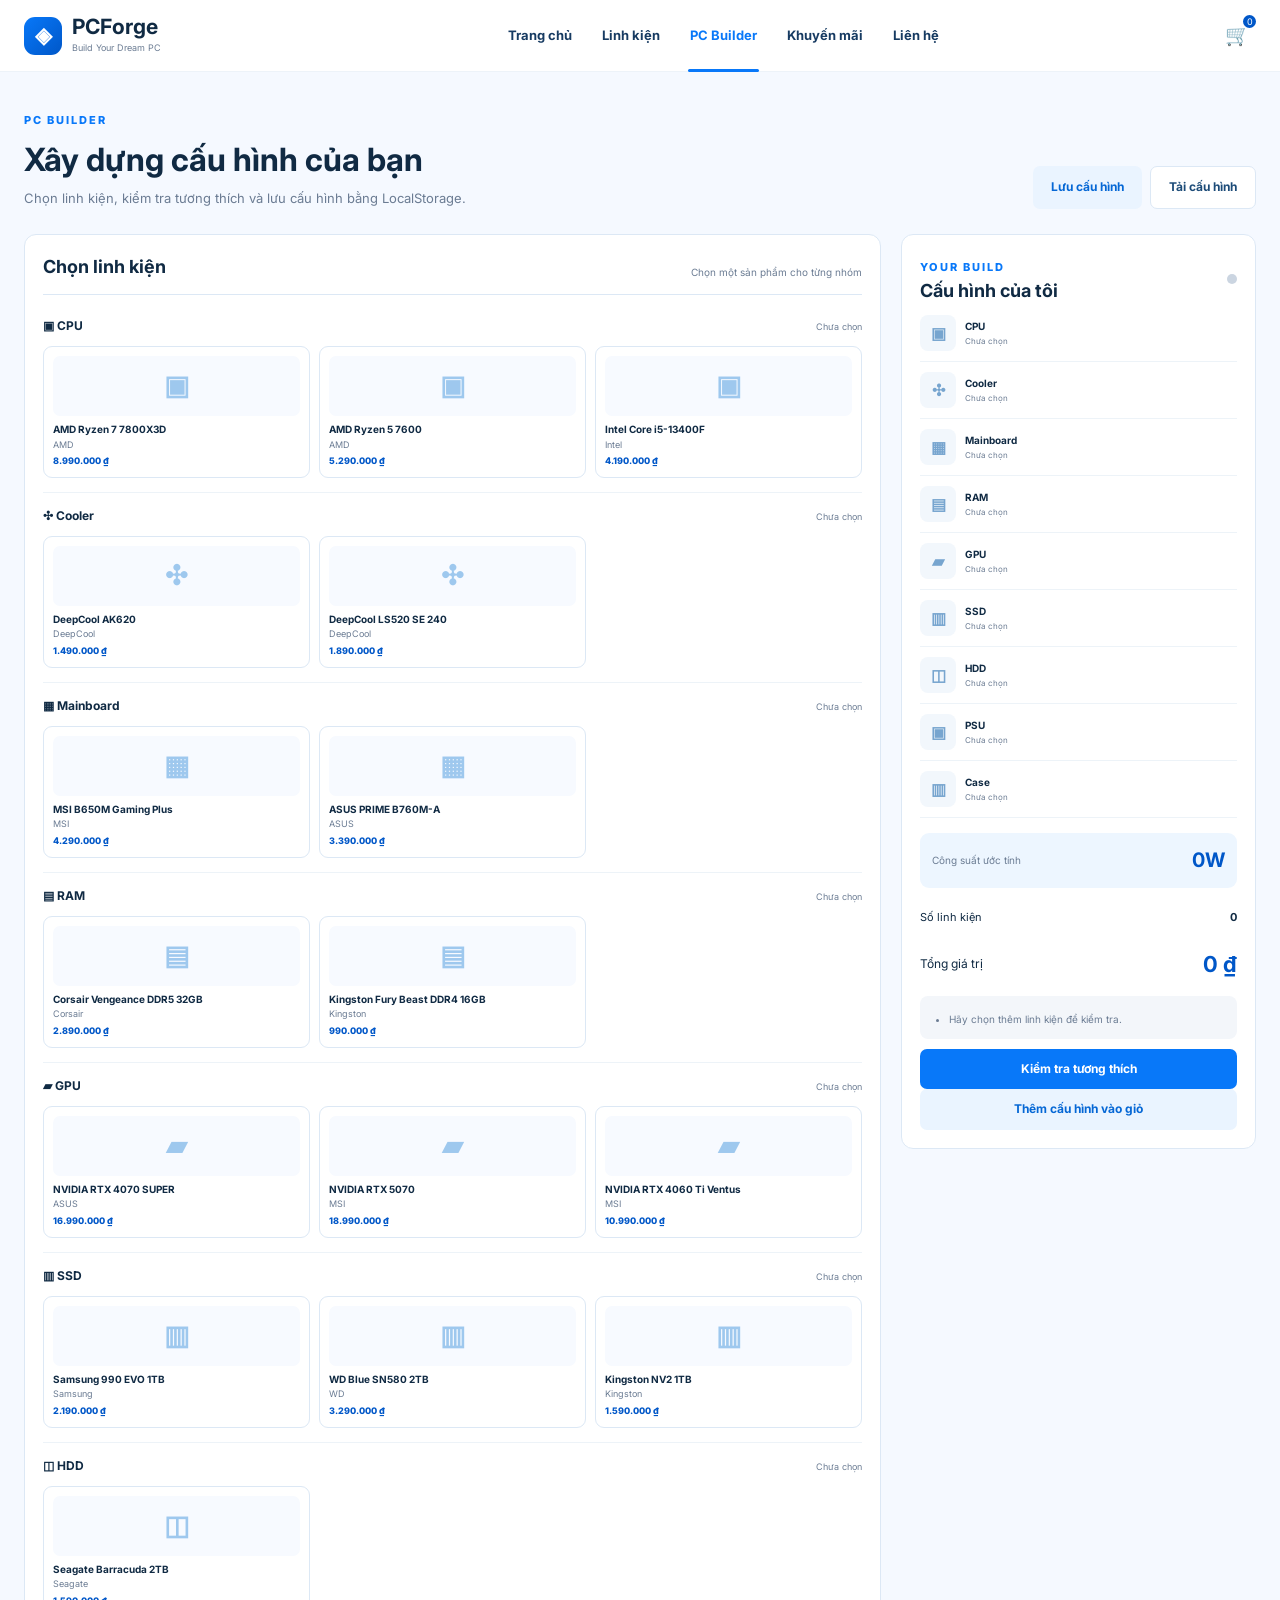
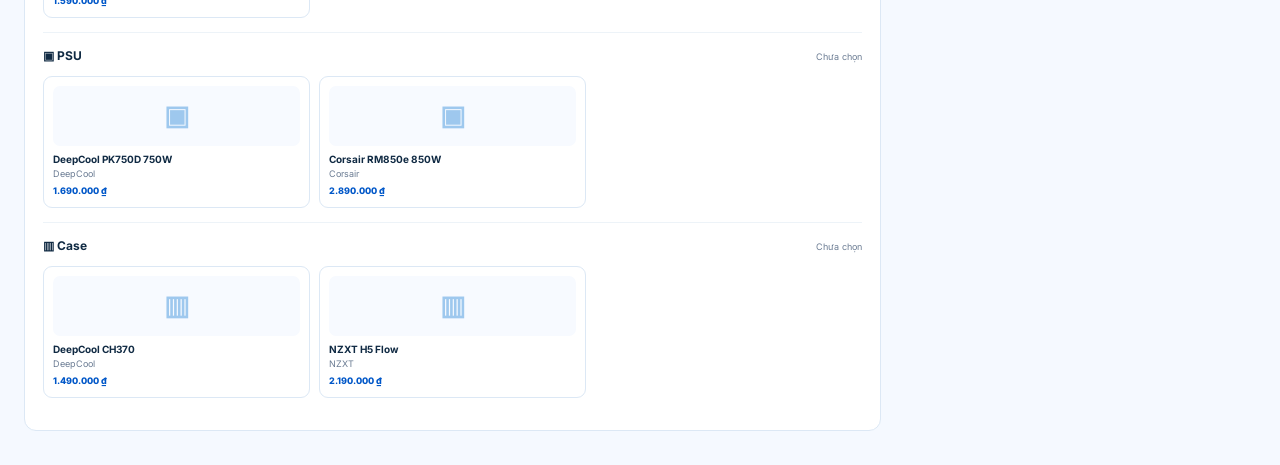
<file: PCForge/builder.html>
<!DOCTYPE html>
<html lang="vi">
<head><meta charset="UTF-8"><meta name="viewport" content="width=device-width, initial-scale=1.0"><title>PC Builder - PCForge</title>
<link rel="preconnect" href="https://fonts.googleapis.com"><link rel="preconnect" href="https://fonts.gstatic.com" crossorigin><link href="https://fonts.googleapis.com/css2?family=Inter:wght@400;500;600;700;800&display=swap" rel="stylesheet">
<link rel="stylesheet" href="css/style.css"><link rel="stylesheet" href="css/builder.css"><link rel="stylesheet" href="css/responsive.css"></head>
<body>
<header class="site-header"><div class="container header-inner"><a class="brand" href="index.html"><span class="brand-mark">◈</span><span><strong>PCForge</strong><small>Build Your Dream PC</small></span></a><button class="mobile-menu-btn" id="mobileMenuBtn">☰</button><nav class="main-nav" id="mainNav"><a href="index.html">Trang chủ</a><a href="products.html">Linh kiện</a><a class="active" href="builder.html">PC Builder</a><a href="products.html?filter=sale">Khuyến mãi</a><a href="contact.html">Liên hệ</a></nav><div class="header-actions"><a class="cart-btn" href="cart.html">🛒<span id="cartBadge">0</span></a></div></div></header>
<main class="container page-main">
  <div class="page-title"><div><span class="section-kicker">PC BUILDER</span><h1>Xây dựng cấu hình của bạn</h1><p>Chọn linh kiện, kiểm tra tương thích và lưu cấu hình bằng LocalStorage.</p></div><div class="builder-actions"><button class="btn btn-secondary" id="saveBuild">Lưu cấu hình</button><button class="btn btn-outline" id="loadBuild">Tải cấu hình</button></div></div>
  <div class="builder-layout">
    <section class="component-picker">
      <div class="picker-head"><h2>Chọn linh kiện</h2><span id="pickerHint">Chọn một sản phẩm cho từng nhóm</span></div>
      <div id="componentSections"></div>
    </section>
    <aside class="build-summary">
      <div class="summary-head"><div><span class="section-kicker">YOUR BUILD</span><h2>Cấu hình của tôi</h2></div><span class="status-dot" id="buildStatusDot"></span></div>
      <div id="selectedComponents"></div>
      <div class="power-card"><span>Công suất ước tính</span><strong id="estimatedPower">0W</strong></div>
      <div class="summary-line"><span>Số linh kiện</span><strong id="componentCount">0</strong></div>
      <div class="summary-total"><span>Tổng giá trị</span><strong id="buildTotal">0 ₫</strong></div>
      <div id="compatibilityBox" class="compatibility-box neutral">Chưa có đủ dữ liệu để kiểm tra.</div>
      <button class="btn btn-primary full" id="checkCompatibility">Kiểm tra tương thích</button>
      <button class="btn btn-secondary full" id="addBuildToCart">Thêm cấu hình vào giỏ</button>
    </aside>
  </div>
</main>
<div id="toast-container"></div><script src="js/data.js"></script><script src="js/app.js"></script><script src="js/builder.js"></script>
</body></html>
</file>
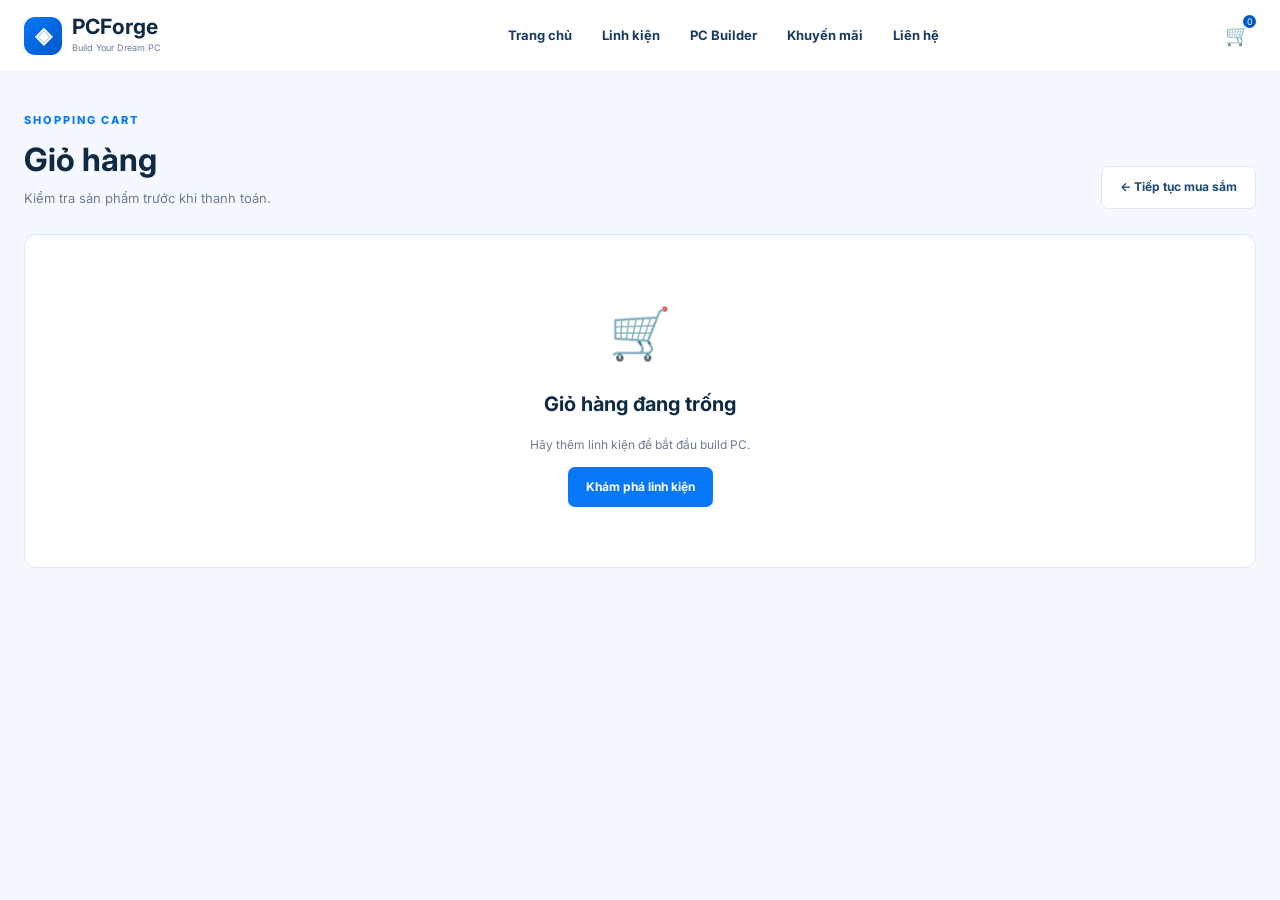
<file: PCForge/cart.html>
<!DOCTYPE html>
<html lang="vi">
<head><meta charset="UTF-8"><meta name="viewport" content="width=device-width, initial-scale=1.0"><title>Giỏ hàng - PCForge</title>
<link rel="preconnect" href="https://fonts.googleapis.com"><link rel="preconnect" href="https://fonts.gstatic.com" crossorigin><link href="https://fonts.googleapis.com/css2?family=Inter:wght@400;500;600;700;800&display=swap" rel="stylesheet">
<link rel="stylesheet" href="css/style.css"><link rel="stylesheet" href="css/cart.css"><link rel="stylesheet" href="css/responsive.css"></head>
<body><header class="site-header"><div class="container header-inner"><a class="brand" href="index.html"><span class="brand-mark">◈</span><span><strong>PCForge</strong><small>Build Your Dream PC</small></span></a><nav class="main-nav"><a href="index.html">Trang chủ</a><a href="products.html">Linh kiện</a><a href="builder.html">PC Builder</a><a href="products.html?filter=sale">Khuyến mãi</a><a href="contact.html">Liên hệ</a></nav><div class="header-actions"><a class="cart-btn" href="cart.html">🛒<span id="cartBadge">0</span></a></div></div></header>
<main class="container page-main"><div class="page-title"><div><span class="section-kicker">SHOPPING CART</span><h1>Giỏ hàng</h1><p>Kiểm tra sản phẩm trước khi thanh toán.</p></div><a href="products.html" class="btn btn-outline">← Tiếp tục mua sắm</a></div><div id="cartContent"></div></main>
<div id="toast-container"></div><script src="js/data.js"></script><script src="js/app.js"></script><script src="js/cart.js"></script></body></html>
</file>
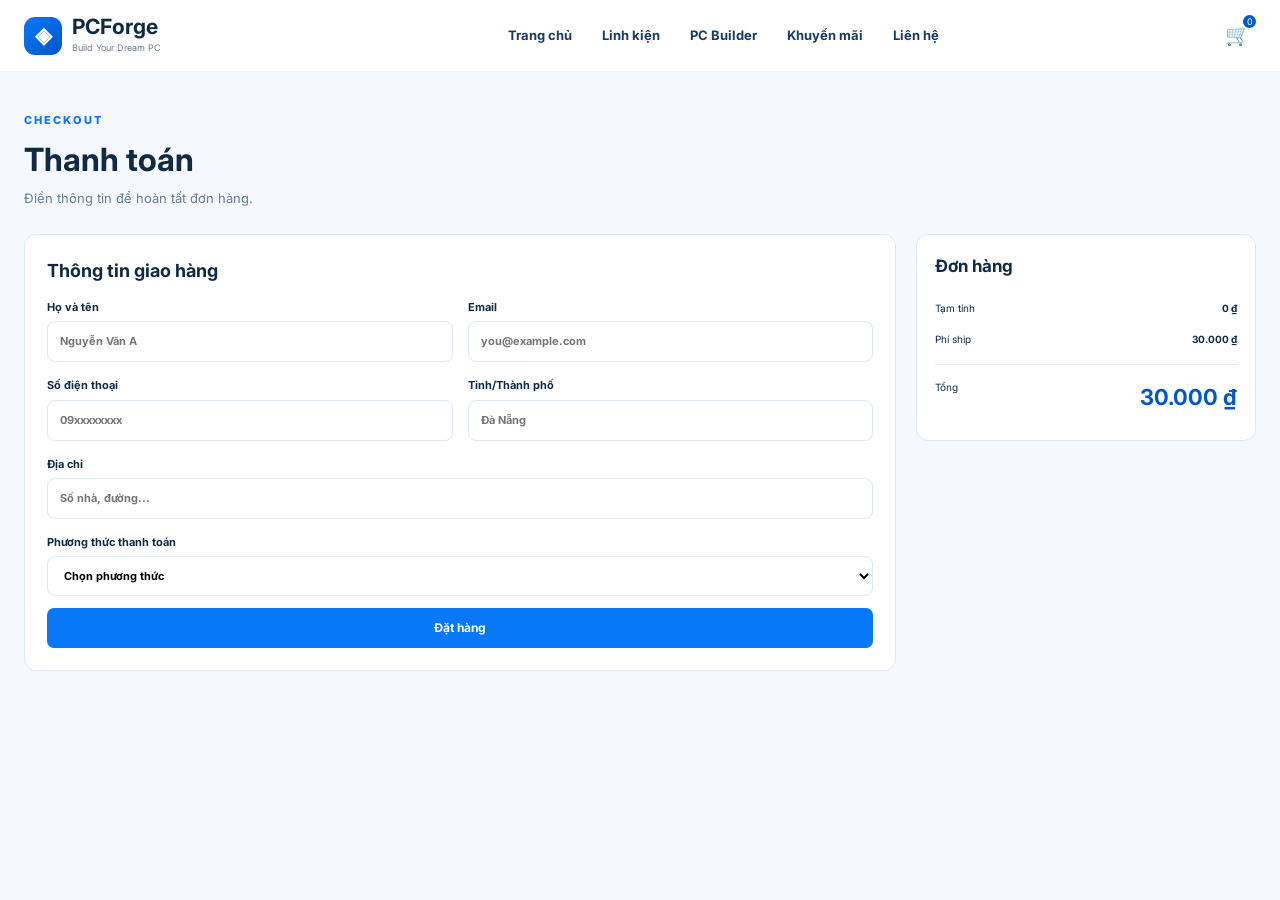
<file: PCForge/checkout.html>
<!DOCTYPE html>
<html lang="vi">
<head><meta charset="UTF-8"><meta name="viewport" content="width=device-width, initial-scale=1.0"><title>Thanh toán - PCForge</title>
<link rel="preconnect" href="https://fonts.googleapis.com"><link rel="preconnect" href="https://fonts.gstatic.com" crossorigin><link href="https://fonts.googleapis.com/css2?family=Inter:wght@400;500;600;700;800&display=swap" rel="stylesheet">
<link rel="stylesheet" href="css/style.css"><link rel="stylesheet" href="css/cart.css"><link rel="stylesheet" href="css/responsive.css"></head>
<body><header class="site-header"><div class="container header-inner"><a class="brand" href="index.html"><span class="brand-mark">◈</span><span><strong>PCForge</strong><small>Build Your Dream PC</small></span></a><nav class="main-nav"><a href="index.html">Trang chủ</a><a href="products.html">Linh kiện</a><a href="builder.html">PC Builder</a><a href="products.html?filter=sale">Khuyến mãi</a><a href="contact.html">Liên hệ</a></nav><div class="header-actions"><a class="cart-btn" href="cart.html">🛒<span id="cartBadge">0</span></a></div></div></header>
<main class="container page-main"><div class="page-title"><div><span class="section-kicker">CHECKOUT</span><h1>Thanh toán</h1><p>Điền thông tin để hoàn tất đơn hàng.</p></div></div><div class="checkout-layout"><form class="checkout-form" id="checkoutForm"><h2>Thông tin giao hàng</h2><div class="form-grid"><label>Họ và tên<input id="fullName" type="text" placeholder="Nguyễn Văn A"><small class="error" id="fullNameError"></small></label><label>Email<input id="email" type="email" placeholder="you@example.com"><small class="error" id="emailError"></small></label><label>Số điện thoại<input id="phone" type="text" placeholder="09xxxxxxxx"><small class="error" id="phoneError"></small></label><label>Tỉnh/Thành phố<input id="city" type="text" placeholder="Đà Nẵng"><small class="error" id="cityError"></small></label><label class="full-field">Địa chỉ<input id="address" type="text" placeholder="Số nhà, đường..."><small class="error" id="addressError"></small></label><label class="full-field">Phương thức thanh toán<select id="payment"><option value="">Chọn phương thức</option><option>COD</option><option>Chuyển khoản ngân hàng</option><option>Ví điện tử</option></select><small class="error" id="paymentError"></small></label></div><button class="btn btn-primary full" type="submit">Đặt hàng</button></form><aside class="order-summary" id="orderSummary"></aside></div></main>
<div id="toast-container"></div><script src="js/data.js"></script><script src="js/app.js"></script><script src="js/checkout.js"></script></body></html>
</file>
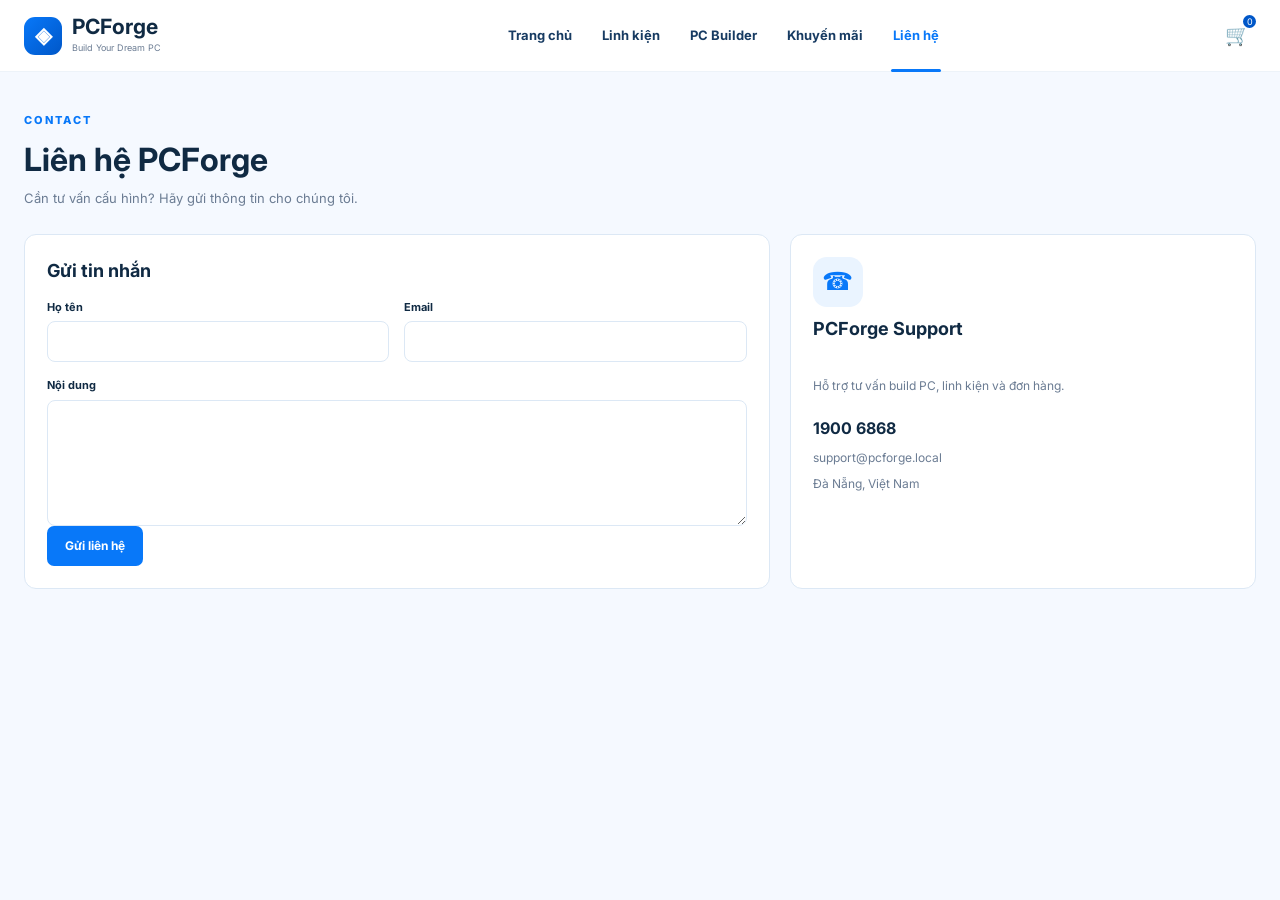
<file: PCForge/contact.html>
<!DOCTYPE html>
<html lang="vi">
<head><meta charset="UTF-8"><meta name="viewport" content="width=device-width, initial-scale=1.0"><title>Liên hệ - PCForge</title><link rel="preconnect" href="https://fonts.googleapis.com"><link rel="preconnect" href="https://fonts.gstatic.com" crossorigin><link href="https://fonts.googleapis.com/css2?family=Inter:wght@400;500;600;700;800&display=swap" rel="stylesheet"><link rel="stylesheet" href="css/style.css"><link rel="stylesheet" href="css/responsive.css"></head>
<body><header class="site-header"><div class="container header-inner"><a class="brand" href="index.html"><span class="brand-mark">◈</span><span><strong>PCForge</strong><small>Build Your Dream PC</small></span></a><nav class="main-nav"><a href="index.html">Trang chủ</a><a href="products.html">Linh kiện</a><a href="builder.html">PC Builder</a><a href="products.html?filter=sale">Khuyến mãi</a><a class="active" href="contact.html">Liên hệ</a></nav><div class="header-actions"><a class="cart-btn" href="cart.html">🛒<span id="cartBadge">0</span></a></div></div></header>
<main class="container page-main"><div class="page-title"><div><span class="section-kicker">CONTACT</span><h1>Liên hệ PCForge</h1><p>Cần tư vấn cấu hình? Hãy gửi thông tin cho chúng tôi.</p></div></div><div class="contact-layout"><form class="checkout-form" id="contactForm"><h2>Gửi tin nhắn</h2><div class="form-grid"><label>Họ tên<input id="contactName" required><small class="error"></small></label><label>Email<input id="contactEmail" type="email" required><small class="error"></small></label><label class="full-field">Nội dung<textarea id="contactMessage" rows="6" required></textarea><small class="error"></small></label></div><button class="btn btn-primary" type="submit">Gửi liên hệ</button></form><aside class="contact-card"><div class="contact-icon">☎</div><h2>PCForge Support</h2><p>Hỗ trợ tư vấn build PC, linh kiện và đơn hàng.</p><strong>1900 6868</strong><span>support@pcforge.local</span><span>Đà Nẵng, Việt Nam</span></aside></div></main><div id="toast-container"></div><script src="js/data.js"></script><script src="js/app.js"></script><script>document.getElementById('contactForm').addEventListener('submit',e=>{e.preventDefault();showToast('Đã gửi liên hệ thành công!','success');e.target.reset();});</script></body></html>
</file>
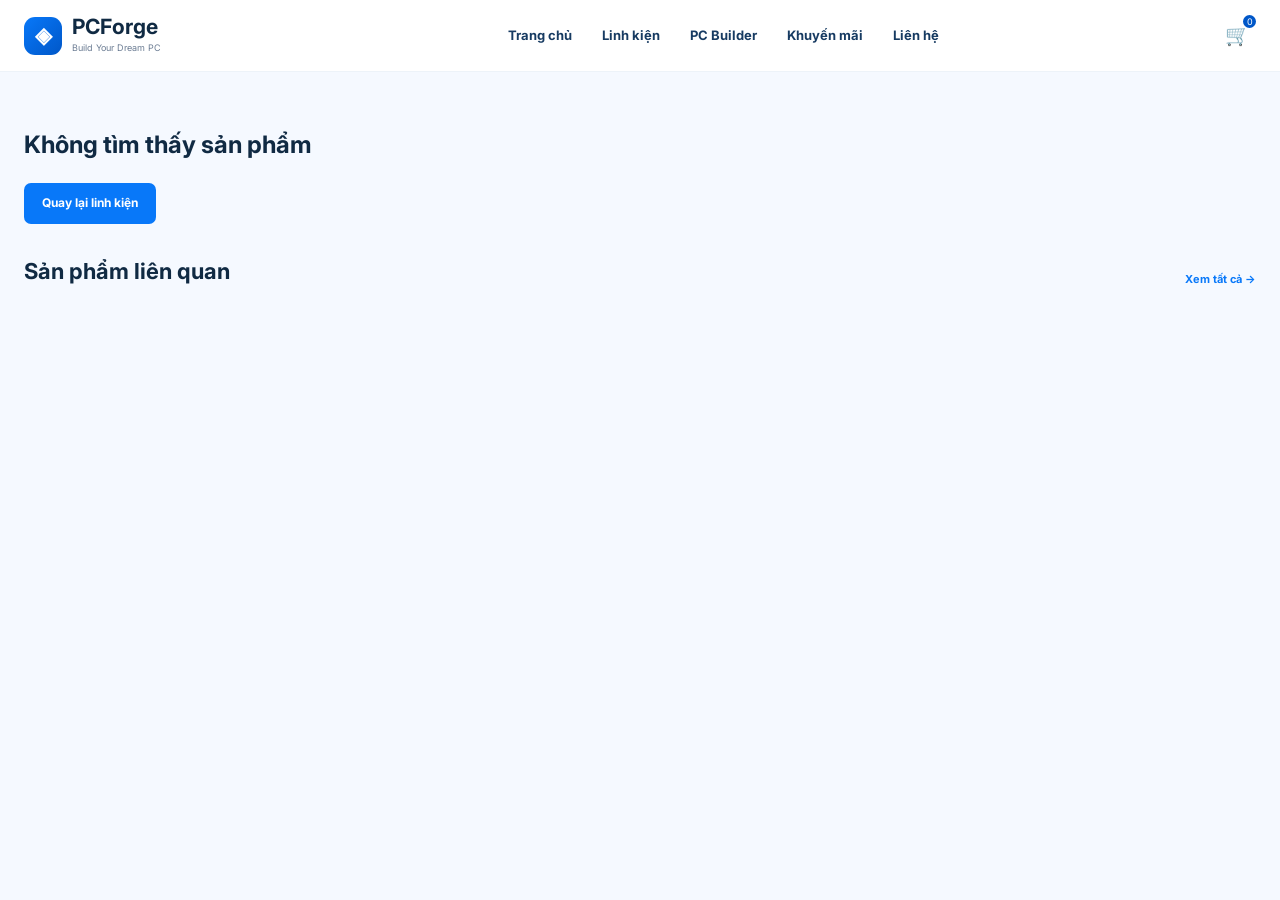
<file: PCForge/product-detail.html>
<!DOCTYPE html>
<html lang="vi">
<head><meta charset="UTF-8"><meta name="viewport" content="width=device-width, initial-scale=1.0"><title>Chi tiết sản phẩm - PCForge</title>
<link rel="preconnect" href="https://fonts.googleapis.com"><link rel="preconnect" href="https://fonts.gstatic.com" crossorigin><link href="https://fonts.googleapis.com/css2?family=Inter:wght@400;500;600;700;800&display=swap" rel="stylesheet">
<link rel="stylesheet" href="css/style.css"><link rel="stylesheet" href="css/products.css"><link rel="stylesheet" href="css/responsive.css"></head>
<body>
<header class="site-header"><div class="container header-inner"><a class="brand" href="index.html"><span class="brand-mark">◈</span><span><strong>PCForge</strong><small>Build Your Dream PC</small></span></a><nav class="main-nav"><a href="index.html">Trang chủ</a><a href="products.html">Linh kiện</a><a href="builder.html">PC Builder</a><a href="products.html?filter=sale">Khuyến mãi</a><a href="contact.html">Liên hệ</a></nav><div class="header-actions"><a class="cart-btn" href="cart.html">🛒<span id="cartBadge">0</span></a></div></div></header>
<main class="container page-main"><div id="productDetail"></div><section class="section"><div class="section-heading"><h2>Sản phẩm liên quan</h2><a href="products.html">Xem tất cả →</a></div><div class="product-grid" id="relatedProducts"></div></section></main>
<div id="toast-container"></div><script src="js/data.js"></script><script src="js/app.js"></script><script src="js/product-detail.js"></script>
</body></html>
</file>
<file: PCForge/css/style.css>
:root {
    --blue: #0878f9;
    --blue-dark: #0057c8;
    --blue-soft: #eaf4ff;
    --bg: #f5f9ff;
    --text: #102a43;
    --muted: #6b7c93;
    --line: #dce8f5;
    --white: #fff;
    --green: #16a34a;
    --yellow: #f59e0b;
    --red: #ef4444;
    --shadow: 0 8px 28px rgba(31, 79, 130, .08)
}

* {
    box-sizing: border-box
}

html {
    scroll-behavior: smooth
}

body {
    margin: 0;
    font-family: Inter, Arial, sans-serif;
    background: var(--bg);
    color: var(--text);
    line-height: 1.55
}

a {
    text-decoration: none;
    color: inherit
}

button,
input,
select,
textarea {
    font: inherit
}

button {
    cursor: pointer
}

.container {
    width: min(1420px, calc(100% - 48px));
    margin: auto
}

.site-header {
    height: 72px;
    background: #fff;
    border-bottom: 1px solid #edf3f9;
    position: sticky;
    top: 0;
    z-index: 50
}

.header-inner {
    height: 100%;
    display: flex;
    align-items: center;
    gap: 28px
}

.brand {
    display: flex;
    align-items: center;
    gap: 10px;
    min-width: 205px
}

.brand-mark {
    width: 38px;
    height: 38px;
    border-radius: 11px;
    background: linear-gradient(135deg, var(--blue), var(--blue-dark));
    color: #fff;
    display: grid;
    place-items: center;
    font-size: 22px;
    font-weight: 800
}

.brand strong {
    display: block;
    font-size: 21px;
    line-height: 1
}

.brand small {
    display: block;
    color: var(--muted);
    font-size: 9px;
    margin-top: 4px
}

.main-nav {
    display: flex;
    align-items: center;
    gap: 26px;
    flex: 1;
    justify-content: center
}

.main-nav a {
    font-size: 13px;
    font-weight: 700;
    color: #173b62;
    padding: 26px 2px;
    position: relative
}

.main-nav a.active,
.main-nav a:hover {
    color: var(--blue)
}

.main-nav a.active:after {
    content: "";
    position: absolute;
    height: 3px;
    bottom: 0;
    left: 0;
    right: 0;
    border-radius: 4px;
    background: var(--blue)
}

.header-actions {
    display: flex;
    align-items: center;
    gap: 12px
}

.search-box {
    width: 300px;
    height: 40px;
    border: 1px solid #e2ebf5;
    border-radius: 22px;
    display: flex;
    background: #f9fbfe
}

.search-box input {
    border: 0;
    outline: 0;
    background: transparent;
    padding: 0 14px;
    width: 100%;
    font-size: 12px
}

.search-box button {
    border: 0;
    background: var(--blue);
    color: #fff;
    width: 38px;
    height: 38px;
    border-radius: 50%;
    font-size: 20px
}

.icon-btn,
.cart-btn {
    width: 38px;
    height: 38px;
    display: grid;
    place-items: center;
    border-radius: 50%;
    position: relative
}

.cart-btn {
    font-size: 20px
}

.cart-btn:hover,
.icon-btn:hover {
    background: var(--blue-soft)
}

#cartBadge {
    position: absolute;
    right: -2px;
    top: -4px;
    background: var(--blue-dark);
    color: #fff;
    border-radius: 10px;
    min-width: 17px;
    height: 17px;
    font-size: 9px;
    display: grid;
    place-items: center;
    border: 2px solid #fff
}

.mobile-menu-btn {
    display: none;
    border: 0;
    background: none;
    font-size: 24px
}

.hero-wrap {
    padding: 16px 0
}

.hero-grid {
    display: grid;
    grid-template-columns: minmax(0, 1fr) 295px;
    gap: 22px
}

.hero-slider {
    height: 390px;
    border-radius: 10px;
    overflow: hidden;
    position: relative;
    background: #072d5c;
    color: #fff;
    box-shadow: var(--shadow)
}

.hero-slide {
    position: absolute;
    inset: 0;
    padding: 42px 58px;
    display: none;
    background: radial-gradient(circle at 80% 40%, #0e79e9 0, #063d80 30%, #06234a 75%)
}

.hero-slide.active {
    display: flex;
    align-items: center;
    justify-content: space-between
}

.hero-copy {
    max-width: 570px;
    z-index: 2
}

.eyebrow,
.section-kicker {
    font-size: 11px;
    letter-spacing: 2px;
    font-weight: 800;
    color: var(--blue)
}

.hero-slide .eyebrow {
    color: #27a4ff
}

.hero-copy h1 {
    font-size: 46px;
    line-height: 1.05;
    margin: 8px 0 14px;
    font-weight: 800
}

.hero-copy h1 em {
    font-style: normal;
    color: #18a2ff
}

.hero-copy p {
    font-size: 14px;
    color: #d7e8fb;
    max-width: 510px
}

.hero-buttons {
    display: flex;
    gap: 12px;
    margin-top: 22px
}

.btn {
    border: 0;
    border-radius: 7px;
    padding: 11px 18px;
    font-weight: 700;
    font-size: 12px;
    display: inline-flex;
    justify-content: center;
    align-items: center;
    gap: 7px
}

.btn-primary {
    background: var(--blue);
    color: #fff
}

.btn-primary:hover {
    background: var(--blue-dark)
}

.btn-secondary {
    background: #eaf4ff;
    color: #0567d5
}

.btn-outline {
    background: #fff;
    border: 1px solid var(--line);
    color: #1c4b78
}

.btn-outline-light {
    border: 1px solid rgba(255, 255, 255, .7);
    color: #fff;
    background: transparent
}

.btn-white {
    background: #fff;
    color: var(--blue-dark)
}

.full {
    width: 100%
}

.hero-pc-art {
    width: 43%;
    height: 230px;
    display: grid;
    place-items: center;
    position: relative
}

.pc-case {
    width: 145px;
    height: 205px;
    border: 4px solid #4fc2ff;
    border-radius: 14px;
    background: linear-gradient(140deg, #07152d, #0d4d86);
    box-shadow: 0 0 55px rgba(25, 162, 255, .5);
    transform: perspective(700px) rotateY(-12deg);
    display: flex;
    flex-direction: column;
    justify-content: space-around;
    align-items: center
}

.pc-case span {
    width: 88px;
    height: 30px;
    border-radius: 8px;
    background: linear-gradient(90deg, #0b7cf3, #54d5ff);
    box-shadow: 0 0 20px #16a7ff
}

.pc-case b {
    font-size: 24px;
    color: #fff
}

.hero-art-alt {
    gap: 12px
}

.floating-chip {
    padding: 18px 25px;
    border-radius: 14px;
    background: #fff;
    color: #075ab5;
    font-weight: 800;
    box-shadow: 0 15px 35px rgba(0, 0, 0, .2);
    transform: rotate(-5deg)
}

.floating-chip:nth-child(2) {
    transform: translateY(20px) rotate(5deg)
}

.floating-chip:nth-child(3) {
    transform: translateY(-25px) rotate(-3deg)
}

.sale-orb {
    width: 210px;
    height: 210px;
    border-radius: 50%;
    background: radial-gradient(circle, #2db7ff, #0060d4);
    display: grid;
    place-items: center;
    font-size: 42px;
    font-weight: 800;
    box-shadow: 0 0 80px rgba(42, 180, 255, .55)
}

.slider-arrow {
    position: absolute;
    top: 50%;
    transform: translateY(-50%);
    border: 0;
    width: 38px;
    height: 38px;
    border-radius: 50%;
    background: rgba(255, 255, 255, .13);
    color: #fff;
    font-size: 32px;
    z-index: 5
}

.slider-arrow.prev {
    left: 18px
}

.slider-arrow.next {
    right: 18px
}

.slider-dots {
    position: absolute;
    bottom: 14px;
    left: 50%;
    transform: translateX(-50%);
    display: flex;
    gap: 8px
}

.slider-dots button {
    width: 9px;
    height: 9px;
    border: 0;
    border-radius: 50%;
    background: #8bb8df
}

.slider-dots button.active {
    background: #fff;
    width: 22px;
    border-radius: 8px
}

.builder-mini {
    background: #fff;
    border: 1px solid var(--line);
    border-radius: 8px;
    padding: 18px;
    box-shadow: var(--shadow);
    height: 390px;
    display: flex;
    flex-direction: column
}

#miniBuildList {
    flex: 1;
    overflow-y: auto;
    padding-right: 4px;
    margin: 4px 0
}

#miniBuildList::-webkit-scrollbar {
    width: 4px
}

#miniBuildList::-webkit-scrollbar-thumb {
    background: #cddcf0;
    border-radius: 4px
}

.builder-mini-head {
    display: flex;
    justify-content: space-between;
    align-items: start
}

.builder-mini-head>div {
    display: flex;
    gap: 10px
}

.mini-icon {
    width: 34px;
    height: 34px;
    border-radius: 9px;
    background: var(--blue-soft);
    display: grid;
    place-items: center;
    color: var(--blue);
    font-weight: 800
}

.builder-mini h2 {
    font-size: 16px;
    margin: 0
}

.builder-mini p {
    font-size: 10px;
    color: var(--muted);
    margin: 2px 0
}

.builder-mini-head>a {
    color: var(--muted)
}

.builder-mini>.btn {
    margin: 14px 0
}

.build-mini-title {
    display: flex;
    justify-content: space-between;
    padding: 12px 0;
    border-top: 1px solid var(--line);
    font-size: 12px
}

.build-mini-title span {
    color: var(--blue);
    font-size: 10px
}

.mini-slot {
    display: flex;
    align-items: center;
    gap: 10px;
    padding: 8px 0;
    border-bottom: 1px solid #eef4f9
}

.mini-slot .slot-icon {
    width: 30px;
    height: 30px;
    background: #f4f8fc;
    border-radius: 8px;
    display: grid;
    place-items: center;
    font-size: 14px
}

.mini-slot strong {
    display: block;
    font-size: 10px
}

.mini-slot small {
    display: block;
    color: var(--muted);
    font-size: 9px
}

.mini-total {
    background: #eef6ff;
    border-radius: 8px;
    padding: 12px;
    margin-top: 10px;
    display: flex;
    justify-content: space-between;
    align-items: center
}

.mini-total span {
    font-size: 10px;
    color: var(--muted)
}

.mini-total strong {
    color: var(--blue-dark);
    font-size: 18px
}

.category-strip {
    display: flex;
    gap: 8px;
    background: #fff;
    border: 1px solid var(--line);
    border-radius: 8px;
    padding: 10px;
    box-shadow: var(--shadow);
    overflow: auto
}

.category-item {
    min-width: 88px;
    flex: 1;
    padding: 9px 5px;
    border-radius: 9px;
    text-align: center;
    cursor: pointer
}

.category-item:hover {
    background: var(--blue-soft)
}

.category-icon {
    width: 38px;
    height: 38px;
    margin: 0 auto 5px;
    border-radius: 11px;
    background: #f1f7ff;
    color: var(--blue);
    display: grid;
    place-items: center;
    font-weight: 800
}

.category-item strong {
    font-size: 10px
}

.section {
    padding: 28px 0 0
}

.section-heading {
    display: flex;
    justify-content: space-between;
    align-items: end;
    margin-bottom: 13px
}

.section-heading h2 {
    margin: 2px 0 0;
    font-size: 22px
}

.section-heading>a {
    font-size: 11px;
    color: var(--blue);
    font-weight: 700
}

.content-grid {
    display: grid;
    grid-template-columns: minmax(0, 1fr) 288px;
    gap: 16px
}

.product-grid {
    display: grid;
    grid-template-columns: repeat(4, minmax(0, 1fr));
    gap: 13px
}

.product-card {
    background: #fff;
    border: 1px solid var(--line);
    border-radius: 9px;
    padding: 11px;
    position: relative;
    transition: .2s;
    overflow: hidden
}

.product-card:hover {
    transform: translateY(-3px);
    box-shadow: 0 12px 28px rgba(31, 79, 130, .12)
}

.product-img {
    height: 145px;
    background: #f7faff;
    border-radius: 7px;
    display: grid;
    place-items: center;
    margin-bottom: 10px;
    overflow: hidden
}

.product-img img {
    width: 100%;
    height: 100%;
    object-fit: cover;
}

.product-placeholder {
    font-size: 45px;
    font-weight: 800;
    color: #c7dcf2
}

.product-badge {
    position: absolute;
    top: 18px;
    left: 18px;
    color: #fff;
    background: var(--blue);
    padding: 3px 7px;
    border-radius: 12px;
    font-size: 8px;
    font-weight: 800
}

.product-badge.hot {
    background: #ef4444
}

.product-badge.sale {
    background: #f59e0b
}

.product-brand {
    font-size: 9px;
    color: var(--muted)
}

.product-card h3 {
    font-size: 12px;
    margin: 2px 0 5px;
    min-height: 36px
}

.rating {
    font-size: 9px;
    color: #f59e0b
}

.price {
    font-size: 15px;
    color: var(--blue-dark);
    font-weight: 800;
    margin-top: 5px
}

.old-price {
    font-size: 9px;
    color: #9aaabd;
    text-decoration: line-through;
    margin-left: 5px;
    font-weight: 500
}

.product-actions {
    display: grid;
    grid-template-columns: 1fr 38px;
    gap: 6px;
    margin-top: 9px
}

.product-actions .btn {
    padding: 9px 5px;
    font-size: 9px
}

.cart-icon-btn {
    border: 1px solid #cfe0f3;
    background: #fff;
    color: var(--blue);
    border-radius: 7px;
    font-size: 17px
}

.flash-sale {
    background: linear-gradient(150deg, #0c66d8, #0b91f6);
    color: #fff;
    border-radius: 8px;
    padding: 24px 18px;
    position: relative;
    overflow: hidden;
    text-align: center
}

.sale-label {
    font-size: 10px;
    letter-spacing: 2px;
    font-weight: 800
}

.flash-sale h3 {
    font-size: 24px;
    margin: 9px 0 0
}

.flash-sale p {
    font-size: 11px;
    opacity: .9
}

.countdown {
    display: grid;
    grid-template-columns: repeat(4, 1fr);
    gap: 5px;
    margin: 20px 0
}

.countdown span {
    background: #fff;
    color: var(--blue-dark);
    border-radius: 7px;
    padding: 8px 2px
}

.countdown b {
    display: block;
    font-size: 17px
}

.countdown small {
    font-size: 7px;
    color: var(--muted)
}

.sale-gpu {
    height: 65px;
    border-radius: 8px;
    background: rgba(255, 255, 255, .15);
    display: grid;
    place-items: center;
    font-size: 34px;
    font-weight: 800;
    margin-top: 18px
}

.benefits {
    margin-top: 36px;
    background: #fff;
    border-top: 1px solid var(--line);
    border-bottom: 1px solid var(--line);
    padding: 18px 0;
    display: grid;
    grid-template-columns: repeat(4, 1fr);
    gap: 15px
}

.benefits>div {
    display: flex;
    align-items: center;
    justify-content: center;
    gap: 10px
}

.benefits b {
    font-size: 24px;
    color: var(--blue)
}

.benefits strong,
.benefits small {
    display: block
}

.benefits strong {
    font-size: 10px
}

.benefits small {
    font-size: 8px;
    color: var(--muted)
}

.site-footer {
    margin-top: 40px;
    background: #fff;
    border-top: 1px solid var(--line)
}

.footer-grid {
    padding: 35px 0;
    display: grid;
    grid-template-columns: 2fr 1fr 1fr 1.5fr;
    gap: 40px
}

.footer-grid h4 {
    margin: 0 0 10px;
    font-size: 12px
}

.footer-grid a,
.footer-grid p {
    display: block;
    color: var(--muted);
    font-size: 10px;
    margin: 6px 0
}

.footer-brand {
    margin-bottom: 10px
}

.footer-bottom {
    text-align: center;
    border-top: 1px solid var(--line);
    padding: 13px;
    color: var(--muted);
    font-size: 9px
}

.page-main {
    padding: 34px 0
}

.page-title {
    display: flex;
    justify-content: space-between;
    align-items: end;
    margin-bottom: 25px
}

.page-title h1 {
    font-size: 32px;
    margin: 4px 0
}

.page-title p {
    color: var(--muted);
    margin: 0;
    font-size: 13px
}

.error {
    color: var(--red);
    font-size: 10px;
    min-height: 15px
}

.form-grid {
    display: grid;
    grid-template-columns: 1fr 1fr;
    gap: 15px
}

.form-grid label {
    font-size: 11px;
    font-weight: 700
}

.form-grid input,
.form-grid select,
.form-grid textarea {
    display: block;
    width: 100%;
    border: 1px solid var(--line);
    border-radius: 8px;
    background: #fff;
    padding: 11px 12px;
    margin-top: 5px;
    outline: none
}

.form-grid input:focus,
.form-grid select:focus,
.form-grid textarea:focus {
    border-color: var(--blue);
    box-shadow: 0 0 0 3px #eaf4ff
}

.full-field {
    grid-column: 1/-1
}

.contact-layout {
    display: grid;
    grid-template-columns: 1.6fr 1fr;
    gap: 20px
}

.checkout-form,
.contact-card {
    background: #fff;
    border: 1px solid var(--line);
    border-radius: 12px;
    padding: 22px
}

.checkout-form h2,
.contact-card h2 {
    margin-top: 0;
    font-size: 18px
}

.contact-card {
    display: flex;
    flex-direction: column;
    gap: 8px
}

.contact-icon {
    width: 50px;
    height: 50px;
    background: var(--blue-soft);
    color: var(--blue);
    border-radius: 14px;
    display: grid;
    place-items: center;
    font-size: 25px
}

.contact-card p,
.contact-card span {
    font-size: 12px;
    color: var(--muted)
}

#toast-container {
    position: fixed;
    right: 20px;
    bottom: 20px;
    z-index: 100;
    display: grid;
    gap: 8px
}

.toast {
    background: #102a43;
    color: #fff;
    border-radius: 8px;
    padding: 12px 16px;
    font-size: 11px;
    box-shadow: var(--shadow);
    animation: toastIn .25s ease
}

.toast.success {
    border-left: 4px solid var(--green)
}

.toast.error {
    border-left: 4px solid var(--red)
}

@keyframes toastIn {
    from {
        transform: translateY(10px);
        opacity: 0
    }

    to {
        transform: none;
        opacity: 1
    }
}
</file>
<file: PCForge/css/builder.css>
.builder-layout {
    display: grid;
    grid-template-columns: minmax(0, 1fr) 355px;
    gap: 20px;
    align-items: start
}

.component-picker,
.build-summary {
    background: #fff;
    border: 1px solid var(--line);
    border-radius: 12px;
    padding: 18px
}

.build-summary {
    position: sticky;
    top: 90px
}

.picker-head {
    display: flex;
    justify-content: space-between;
    align-items: end;
    border-bottom: 1px solid var(--line);
    padding-bottom: 14px;
    margin-bottom: 8px
}

.picker-head h2,
.build-summary h2 {
    margin: 0;
    font-size: 18px
}

.picker-head span {
    font-size: 10px;
    color: var(--muted)
}

.component-group {
    border-bottom: 1px solid #edf3f8;
    padding: 14px 0
}

.component-group:last-child {
    border-bottom: 0
}

.component-group-head {
    display: flex;
    align-items: center;
    justify-content: space-between;
    margin-bottom: 10px
}

.component-group-head strong {
    font-size: 12px
}

.component-group-head span {
    font-size: 9px;
    color: var(--muted)
}

.component-options {
    display: grid;
    grid-template-columns: repeat(3, 1fr);
    gap: 9px
}

.component-option {
    border: 1px solid var(--line);
    background: #fff;
    border-radius: 9px;
    padding: 9px;
    cursor: pointer;
    transition: .15s
}

.component-option:hover,
.component-option.selected {
    border-color: #68aef8;
    background: #f5faff
}

.component-option .option-icon {
    height: 60px;
    background: #f7faff;
    border-radius: 7px;
    display: grid;
    place-items: center;
    font-size: 27px;
    font-weight: 800;
    color: #9ec8ee
}

.component-option strong {
    display: block;
    font-size: 10px;
    margin-top: 6px
}

.component-option small {
    display: block;
    font-size: 9px;
    color: var(--muted)
}

.option-price {
    color: var(--blue-dark) !important;
    font-weight: 800 !important;
    margin-top: 3px
}

.summary-head {
    display: flex;
    justify-content: space-between;
    align-items: center
}

.status-dot {
    width: 10px;
    height: 10px;
    border-radius: 50%;
    background: #cbd5e1
}

.status-dot.ok {
    background: var(--green)
}

.status-dot.warn {
    background: var(--yellow)
}

.selected-item {
    display: flex;
    gap: 9px;
    align-items: center;
    border-bottom: 1px solid #edf3f8;
    padding: 10px 0
}

.selected-item .sel-icon {
    width: 36px;
    height: 36px;
    border-radius: 8px;
    background: #f2f7fc;
    display: grid;
    place-items: center;
    color: #77a5cf;
    font-weight: 800
}

.selected-item div:nth-child(2) {
    flex: 1
}

.selected-item strong {
    display: block;
    font-size: 10px
}

.selected-item small {
    display: block;
    color: var(--muted);
    font-size: 8px
}

.remove-component {
    border: 0;
    background: none;
    color: #a0aec0
}

.power-card {
    margin: 15px 0;
    background: #edf6ff;
    border-radius: 9px;
    padding: 12px;
    display: flex;
    justify-content: space-between;
    align-items: center
}

.power-card span {
    font-size: 10px;
    color: var(--muted)
}

.power-card strong {
    font-size: 20px;
    color: var(--blue-dark)
}

.summary-line {
    display: flex;
    justify-content: space-between;
    font-size: 11px;
    padding: 6px 0
}

.summary-total {
    display: flex;
    justify-content: space-between;
    align-items: center;
    padding: 15px 0;
    font-size: 12px
}

.summary-total strong {
    font-size: 22px;
    color: var(--blue-dark)
}

.compatibility-box {
    border-radius: 8px;
    padding: 11px;
    font-size: 10px;
    margin-bottom: 10px
}

.compatibility-box.neutral {
    background: #f3f6fa;
    color: var(--muted)
}

.compatibility-box.ok {
    background: #ecfdf3;
    color: #137333
}

.compatibility-box.warn {
    background: #fff8e8;
    color: #9a6700
}

.compatibility-box ul {
    margin: 5px 0 0;
    padding-left: 18px
}

.builder-actions {
    display: flex;
    gap: 8px
}
</file>
<file: PCForge/css/responsive.css>
@media(max-width:1100px){.container{width:min(100% - 28px,1420px)}.header-inner{gap:14px}.main-nav{gap:13px}.search-box{width:210px}.hero-grid{grid-template-columns:1fr}.builder-mini{display:none}.product-grid{grid-template-columns:repeat(3,1fr)}.content-grid{grid-template-columns:1fr}.flash-sale{display:none}.builder-layout{grid-template-columns:1fr 320px}.component-options{grid-template-columns:repeat(2,1fr)}}@media(max-width:800px){.site-header{height:auto}.header-inner{padding:12px 0;flex-wrap:wrap}.brand{min-width:auto}.mobile-menu-btn{display:block;margin-left:auto}.main-nav{display:none;order:5;width:100%;flex-direction:column;gap:0}.main-nav.open{display:flex}.main-nav a{padding:10px;width:100%;text-align:left}.main-nav a.active:after{display:none}.header-actions{margin-left:auto}.search-box{width:160px}.hero-slide{padding:30px}.hero-copy h1{font-size:34px}.hero-pc-art{width:35%;transform:scale(.8)}.benefits{grid-template-columns:repeat(2,1fr)}.footer-grid{grid-template-columns:1fr 1fr}.shop-layout,.cart-layout,.checkout-layout,.contact-layout,.builder-layout{grid-template-columns:1fr}.filter-panel,.build-summary{position:static}.product-grid{grid-template-columns:repeat(2,1fr)}.page-title{align-items:start;gap:15px;flex-direction:column}.product-detail{grid-template-columns:1fr}.detail-image{min-height:280px}.cart-item{grid-template-columns:55px 1fr auto}.cart-price{grid-column:2}.cart-item .qty-control{grid-column:2}.cart-item .remove-btn{grid-column:3;grid-row:1/4}.component-options{grid-template-columns:repeat(2,1fr)}}@media(max-width:520px){.container{width:calc(100% - 20px)}.header-actions .search-box{display:none}.hero-slider{height:420px}.hero-slide.active{align-items:flex-start}.hero-copy h1{font-size:32px}.hero-copy p{font-size:12px}.hero-pc-art{position:absolute;right:15px;bottom:10px;opacity:.45}.category-strip{gap:2px}.category-item{min-width:70px}.product-grid{grid-template-columns:1fr}.benefits{grid-template-columns:1fr}.footer-grid{grid-template-columns:1fr}.form-grid{grid-template-columns:1fr}.full-field{grid-column:auto}.component-options{grid-template-columns:1fr}.builder-actions{width:100%}.builder-actions .btn{flex:1}.detail-actions{flex-direction:column}.cart-item{grid-template-columns:50px 1fr auto}.cart-item-img{width:50px;height:50px}.cart-item .qty-control{grid-column:2}.cart-item .remove-btn{grid-column:3;grid-row:1/4}.results-toolbar{gap:8px}.results-toolbar select{max-width:150px}}
</file>
<file: PCForge/css/cart.css>
.cart-layout,.checkout-layout{display:grid;grid-template-columns:1fr 340px;gap:20px;align-items:start}.cart-list,.cart-summary,.order-summary{background:#fff;border:1px solid var(--line);border-radius:12px;padding:18px}.cart-item{display:grid;grid-template-columns:70px 1fr auto auto auto;gap:14px;align-items:center;padding:14px 0;border-bottom:1px solid #edf3f8}.cart-item:last-child{border-bottom:0}.cart-item-img{width:70px;height:70px;background:#f5f9fd;border-radius:8px;display:grid;place-items:center;font-size:25px;color:#8fb7dc}.cart-item h3{font-size:12px;margin:0 0 3px}.cart-item small{font-size:9px;color:var(--muted)}.cart-price{font-size:12px;font-weight:800;color:var(--blue-dark)}.qty-control.small{margin:0}.qty-control.small button,.qty-control.small input{width:28px;height:28px;font-size:10px}.remove-btn{border:0;background:none;color:var(--red);font-size:16px}.summary-row{display:flex;justify-content:space-between;padding:8px 0;font-size:11px}.summary-row.total{border-top:1px solid var(--line);margin-top:8px;padding-top:15px;font-size:13px}.summary-row.total strong{font-size:22px;color:var(--blue-dark)}.empty-cart{text-align:center;background:#fff;border:1px solid var(--line);border-radius:12px;padding:60px 20px}.empty-cart .empty-icon{font-size:50px}.empty-cart h2{font-size:20px}.empty-cart p{color:var(--muted);font-size:12px}.checkout-form .btn{margin-top:12px}.order-summary h2{margin-top:0;font-size:17px}.order-item{display:flex;justify-content:space-between;gap:10px;padding:9px 0;border-bottom:1px solid #edf3f8;font-size:10px}.order-item span:last-child{font-weight:700}.order-summary .summary-row{font-size:10px}.order-success{text-align:center;background:#fff;border:1px solid var(--line);border-radius:12px;padding:60px 20px}.order-success .success-icon{font-size:50px;color:var(--green)}
</file>
<file: PCForge/css/products.css>
.shop-layout{display:grid;grid-template-columns:220px 1fr;gap:20px}.filter-panel{background:#fff;border:1px solid var(--line);border-radius:10px;padding:16px;height:max-content;position:sticky;top:90px}.filter-panel h3{margin:0 0 16px;font-size:15px}.filter-panel label{display:block;font-size:10px;font-weight:700;margin:12px 0}.filter-panel input,.filter-panel select{width:100%;margin-top:6px;border:1px solid var(--line);border-radius:7px;padding:9px;background:#fff;outline:0;font-size:10px}.results-toolbar{display:flex;justify-content:space-between;align-items:center;background:#fff;border:1px solid var(--line);padding:10px 12px;border-radius:8px;margin-bottom:12px;font-size:11px}.results-toolbar select{border:1px solid var(--line);border-radius:6px;padding:7px;font-size:10px;background:#fff}.product-detail{background:#fff;border:1px solid var(--line);border-radius:12px;padding:25px;display:grid;grid-template-columns:1fr 1fr;gap:30px}.detail-image{background:#f6faff;border-radius:10px;min-height:420px;display:grid;place-items:center;overflow:hidden}.detail-image img{width:100%;height:100%;object-fit:cover}.detail-image .product-placeholder{font-size:100px}.detail-info h1{font-size:30px;line-height:1.2;margin:6px 0 12px}.detail-info .price{font-size:28px}.detail-description{font-size:13px;color:var(--muted);margin:15px 0}.spec-table{width:100%;border-collapse:collapse;margin:18px 0}.spec-table td{padding:8px;border-bottom:1px solid var(--line);font-size:11px}.spec-table td:first-child{color:var(--muted);width:40%}.qty-control{display:flex;align-items:center;gap:0;margin:15px 0}.qty-control button,.qty-control input{width:38px;height:38px;border:1px solid var(--line);background:#fff;text-align:center}.qty-control input{border-left:0;border-right:0}.detail-actions{display:flex;gap:8px}
</file>
